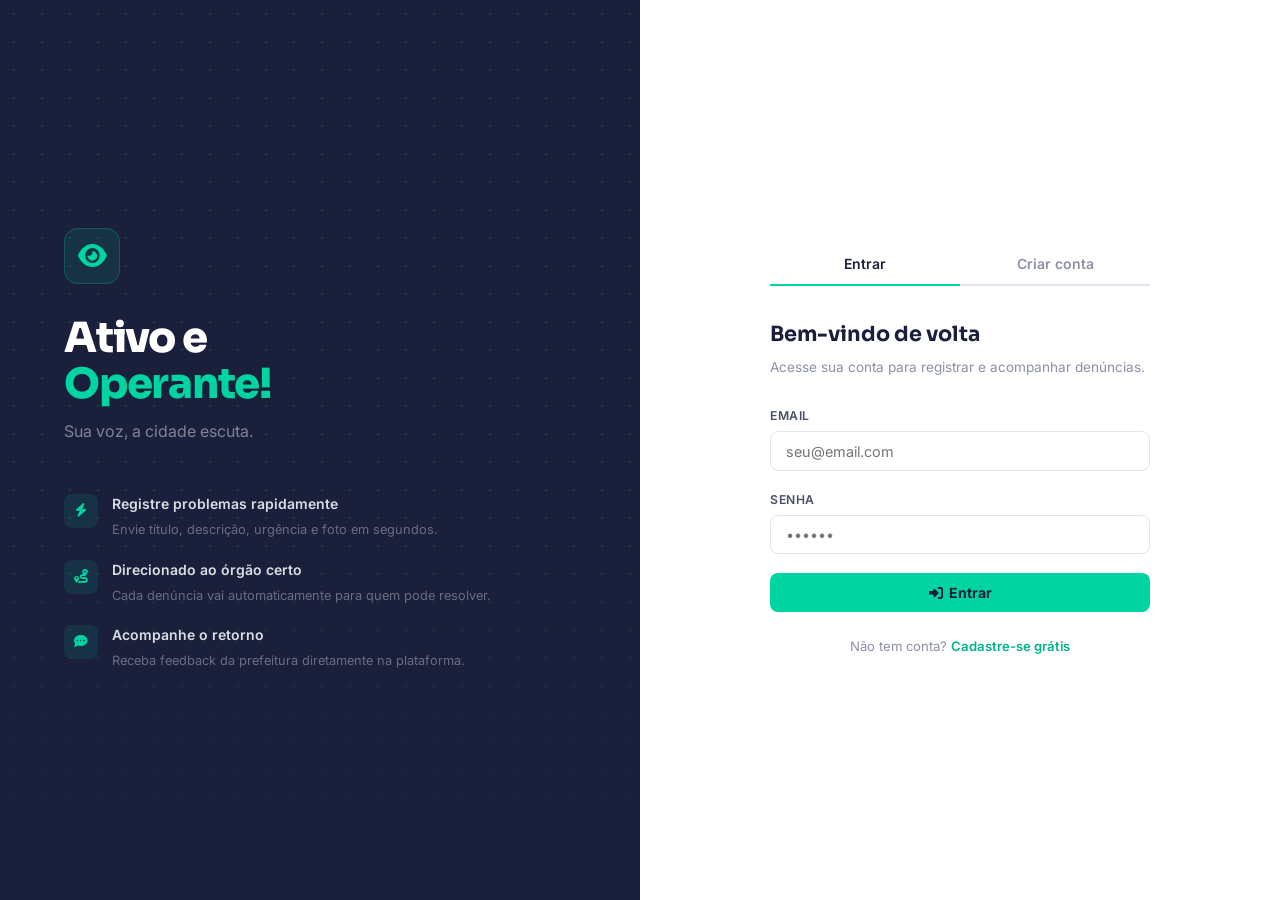
<file: src/main/resources/static/index.html>
<!DOCTYPE html>
<html lang="pt-BR">
<head>
    <meta charset="UTF-8">
    <meta name="viewport" content="width=device-width, initial-scale=1.0">
    <title>Ativo e Operante!</title>
    <link href="https://fonts.googleapis.com/css2?family=Sora:wght@400;600;700;800&family=Inter:wght@300;400;500;600&display=swap" rel="stylesheet">
    <link rel="stylesheet" href="https://cdnjs.cloudflare.com/ajax/libs/font-awesome/6.4.0/css/all.min.css">
    <link rel="stylesheet" href="css/style.css">
</head>
<body class="login-page">

<!-- ESQUERDA: Brand -->
<div class="login-left">
    <div class="login-brand">
        <div class="login-brand-icon">
            <i class="fas fa-eye"></i>
        </div>
        <h1>Ativo e<br><span>Operante!</span></h1>
        <p class="tagline">Sua voz, a cidade escuta.</p>

        <div class="login-features">
            <div class="login-feature">
                <div class="login-feature-icon"><i class="fas fa-bolt"></i></div>
                <div class="login-feature-text">
                    <strong>Registre problemas rapidamente</strong>
                    <span>Envie título, descrição, urgência e foto em segundos.</span>
                </div>
            </div>
            <div class="login-feature">
                <div class="login-feature-icon"><i class="fas fa-route"></i></div>
                <div class="login-feature-text">
                    <strong>Direcionado ao órgão certo</strong>
                    <span>Cada denúncia vai automaticamente para quem pode resolver.</span>
                </div>
            </div>
            <div class="login-feature">
                <div class="login-feature-icon"><i class="fas fa-comment-dots"></i></div>
                <div class="login-feature-text">
                    <strong>Acompanhe o retorno</strong>
                    <span>Receba feedback da prefeitura diretamente na plataforma.</span>
                </div>
            </div>
        </div>
    </div>
</div>

<!-- DIREITA: Auth forms -->
<div class="login-right">
    <div class="login-right-inner">
        <div id="globalAlert" class="alert"></div>
        <div id="loading" class="loading hidden"><i class="fas fa-spinner"></i><span>Entrando...</span></div>

        <div class="auth-tabs">
            <button class="auth-tab active" onclick="switchTab('login')">Entrar</button>
            <button class="auth-tab" onclick="switchTab('cadastro')">Criar conta</button>
        </div>

        <!-- Login -->
        <div id="panelLogin" class="auth-panel active">
            <h2>Bem-vindo de volta</h2>
            <p class="auth-sub">Acesse sua conta para registrar e acompanhar denúncias.</p>

            <form id="loginForm">
                <div class="form-group">
                    <label>Email</label>
                    <input type="email" id="loginEmail" placeholder="seu@email.com" required>
                </div>
                <div class="form-group">
                    <label>Senha</label>
                    <input type="password" id="loginSenha" placeholder="••••••" required>
                </div>
                <button type="submit" class="btn-primary" style="width:100%;justify-content:center">
                    <i class="fas fa-sign-in-alt"></i> Entrar
                </button>
            </form>

            <p class="auth-footer">Não tem conta? <a onclick="switchTab('cadastro')">Cadastre-se grátis</a></p>
        </div>

        <!-- Cadastro -->
        <div id="panelCadastro" class="auth-panel">
            <h2>Criar conta</h2>
            <p class="auth-sub">Cadastro rápido — comece a registrar denúncias agora.</p>

            <form id="registerForm">
                <div class="form-group">
                    <label>CPF</label>
                    <input type="text" id="registerCpf" placeholder="000.000.000-00" required
                           oninput="this.value=this.value.replace(/[^0-9]/g,'').replace(/(\d{3})(\d{3})(\d{3})(\d{2})/,'$1.$2.$3-$4')"
                           maxlength="14">
                </div>
                <div class="form-group">
                    <label>Email</label>
                    <input type="email" id="registerEmail" placeholder="seu@email.com" required>
                </div>
                <div class="form-row">
                    <div class="form-group">
                        <label>Senha</label>
                        <input type="password" id="registerSenha" placeholder="••••••" required>
                    </div>
                    <div class="form-group">
                        <label>Confirmar senha</label>
                        <input type="password" id="registerConfirmSenha" placeholder="••••••" required>
                    </div>
                </div>
                <button type="submit" class="btn-primary" style="width:100%;justify-content:center">
                    <i class="fas fa-user-plus"></i> Criar conta
                </button>
            </form>

            <p class="auth-footer">Já tem conta? <a onclick="switchTab('login')">Fazer login</a></p>
        </div>
    </div>
</div>

<script src="js/utils.js"></script>
<script src="js/api.js"></script>
<script src="js/auth.js"></script>
<script>
    function switchTab(tab) {
        document.querySelectorAll('.auth-tab').forEach((t, i) => {
            t.classList.toggle('active', (i === 0 && tab === 'login') || (i === 1 && tab === 'cadastro'));
        });
        document.getElementById('panelLogin').classList.toggle('active', tab === 'login');
        document.getElementById('panelCadastro').classList.toggle('active', tab === 'cadastro');
    }

    document.getElementById('loginForm').addEventListener('submit', async (e) => {
        e.preventDefault();
        await login(document.getElementById('loginEmail').value, document.getElementById('loginSenha').value);
    });

    document.getElementById('registerForm').addEventListener('submit', async (e) => {
        e.preventDefault();
        const cpf = document.getElementById('registerCpf').value.replace(/[^0-9]/g, '');
        const email = document.getElementById('registerEmail').value;
        const senha = document.getElementById('registerSenha').value;
        const confirmSenha = document.getElementById('registerConfirmSenha').value;
        if (senha !== confirmSenha) { showAlert('As senhas não coincidem!', 'error'); return; }
        if (cpf.length !== 11) { showAlert('CPF inválido!', 'error'); return; }
        await register(cpf, email, senha);
    });

    const savedToken = localStorage.getItem('token');
    const savedEmail = localStorage.getItem('userEmail');
    if (savedToken && savedEmail) {
        authToken = savedToken;
        userEmail = savedEmail;
        window.location.href = savedEmail === 'admin@pm.br' ? 'admin.html' : 'cidadao.html';
    }
</script>
</body>
</html>
</file>
<file: src/main/resources/static/css/style.css>
@import url('https://fonts.googleapis.com/css2?family=Sora:wght@400;600;700;800&family=Inter:wght@300;400;500;600&display=swap');

*, *::before, *::after { margin: 0; padding: 0; box-sizing: border-box; }

:root {
  --navy:      #1a1f3c;
  --navy-mid:  #252b4a;
  --navy-soft: #2e3660;
  --accent:    #00d4a0;
  --accent-dim:#00b389;
  --accent-bg: rgba(0,212,160,.08);
  --text-1:    #0f1123;
  --text-2:    #4a5068;
  --text-3:    #8b90a7;
  --surface:   #ffffff;
  --surface-2: #f5f6fa;
  --surface-3: #eef0f8;
  --border:    #e2e4f0;
  --red:       #f04438;
  --orange:    #f79009;
  --green-mid: #12b76a;
  --blue:      #2e6ee6;
  --radius-sm: 8px;
  --radius-md: 14px;
  --radius-lg: 20px;
  --shadow-sm: 0 1px 4px rgba(26,31,60,.06);
  --shadow-md: 0 4px 20px rgba(26,31,60,.10);
  --shadow-lg: 0 12px 48px rgba(26,31,60,.16);
}

html { scroll-behavior: smooth; }

body {
  font-family: 'Inter', sans-serif;
  background: var(--surface-2);
  color: var(--text-1);
  min-height: 100vh;
  font-size: 15px;
  line-height: 1.6;
}

/* ─────────────────────────────────────────
   LOGIN PAGE — split layout
───────────────────────────────────────── */
body.login-page {
  background: var(--navy);
  display: grid;
  grid-template-columns: 1fr 1fr;
  min-height: 100vh;
}

/* Left panel — brand */
.login-left {
  background: var(--navy);
  display: flex;
  flex-direction: column;
  justify-content: center;
  padding: 4rem;
  position: relative;
  overflow: hidden;
}

/* dot-grid signature element */
.login-left::before {
  content: '';
  position: absolute;
  inset: 0;
  background-image: radial-gradient(rgba(0,212,160,.18) 1px, transparent 1px);
  background-size: 28px 28px;
  pointer-events: none;
}

/* bottom fade on the grid */
.login-left::after {
  content: '';
  position: absolute;
  bottom: 0; left: 0; right: 0;
  height: 40%;
  background: linear-gradient(to top, var(--navy), transparent);
  pointer-events: none;
}

.login-brand {
  position: relative;
  z-index: 1;
}

.login-brand-icon {
  width: 56px;
  height: 56px;
  background: rgba(0,212,160,.1);
  border: 1.5px solid rgba(0,212,160,.25);
  border-radius: var(--radius-md);
  display: flex;
  align-items: center;
  justify-content: center;
  margin-bottom: 2rem;
}

.login-brand-icon i {
  font-size: 1.6rem;
  color: var(--accent);
}

.login-brand h1 {
  font-family: 'Sora', sans-serif;
  font-size: 2.6rem;
  font-weight: 800;
  color: #fff;
  line-height: 1.1;
  letter-spacing: -.03em;
  margin-bottom: .75rem;
}

.login-brand h1 span { color: var(--accent); }

.login-brand .tagline {
  font-size: 1rem;
  color: rgba(255,255,255,.45);
  margin-bottom: 3rem;
  font-weight: 400;
}

.login-features {
  display: flex;
  flex-direction: column;
  gap: 1.1rem;
}

.login-feature {
  display: flex;
  align-items: flex-start;
  gap: .9rem;
}

.login-feature-icon {
  width: 34px;
  height: 34px;
  min-width: 34px;
  background: rgba(0,212,160,.1);
  border-radius: var(--radius-sm);
  display: flex;
  align-items: center;
  justify-content: center;
  margin-top: 1px;
}

.login-feature-icon i {
  font-size: .85rem;
  color: var(--accent);
}

.login-feature-text strong {
  display: block;
  font-size: .875rem;
  font-weight: 600;
  color: rgba(255,255,255,.85);
  margin-bottom: .1rem;
}

.login-feature-text span {
  font-size: .8rem;
  color: rgba(255,255,255,.35);
  line-height: 1.4;
}

/* Right panel — form */
.login-right {
  background: var(--surface);
  display: flex;
  flex-direction: column;
  justify-content: center;
  padding: 4rem;
}

.login-right-inner {
  max-width: 380px;
  width: 100%;
  margin: 0 auto;
}

.login-right-inner #globalAlert { margin-bottom: 1rem; }

/* Tabs: Login / Cadastro */
.auth-tabs {
  display: flex;
  border-bottom: 2px solid var(--border);
  margin-bottom: 2rem;
}

.auth-tab {
  flex: 1;
  background: none;
  border: none;
  padding: .75rem 0;
  font-family: 'Inter', sans-serif;
  font-size: .875rem;
  font-weight: 600;
  color: var(--text-3);
  cursor: pointer;
  border-bottom: 2px solid transparent;
  margin-bottom: -2px;
  transition: color .2s, border-color .2s;
}

.auth-tab.active {
  color: var(--navy);
  border-bottom-color: var(--accent);
}

.auth-panel { display: none; }
.auth-panel.active { display: block; }

.auth-panel h2 {
  font-family: 'Sora', sans-serif;
  font-size: 1.3rem;
  font-weight: 700;
  color: var(--navy);
  margin-bottom: .35rem;
}

.auth-panel p.auth-sub {
  font-size: .85rem;
  color: var(--text-3);
  margin-bottom: 1.75rem;
}

.auth-footer {
  text-align: center;
  margin-top: 1.5rem;
  font-size: .82rem;
  color: var(--text-3);
}

.auth-footer a {
  color: var(--accent-dim);
  font-weight: 600;
  text-decoration: none;
  cursor: pointer;
}

.auth-footer a:hover { text-decoration: underline; }

/* ─────────────────────────────────────────
   HEADER
───────────────────────────────────────── */
.header {
  background: var(--navy);
  position: sticky;
  top: 0;
  z-index: 1000;
  border-bottom: 1px solid rgba(255,255,255,.06);
}

.nav-container {
  max-width: 1200px;
  margin: 0 auto;
  padding: .85rem 2rem;
  display: flex;
  justify-content: space-between;
  align-items: center;
}

.logo {
  display: flex;
  align-items: center;
  gap: 10px;
  font-family: 'Sora', sans-serif;
  font-size: 1.1rem;
  font-weight: 700;
  color: #fff;
  letter-spacing: -.01em;
  text-decoration: none;
}

.logo i { color: var(--accent); font-size: 1.3rem; }
.logo em { font-style: normal; color: var(--accent); }

.nav-links {
  display: flex;
  gap: .15rem;
  align-items: center;
}

.nav-links a {
  text-decoration: none;
  color: rgba(255,255,255,.6);
  font-size: .85rem;
  font-weight: 500;
  padding: .45rem .85rem;
  border-radius: var(--radius-sm);
  cursor: pointer;
  transition: color .2s, background .2s;
}

.nav-links a:hover { color: #fff; background: rgba(255,255,255,.08); }

.btn-logout {
  background: transparent;
  color: rgba(255,255,255,.5);
  border: 1px solid rgba(255,255,255,.15);
  padding: .4rem .9rem;
  border-radius: var(--radius-sm);
  cursor: pointer;
  font-size: .85rem;
  font-weight: 500;
  font-family: 'Inter', sans-serif;
  transition: all .2s;
  margin-left: .4rem;
}

.btn-logout:hover {
  background: rgba(240,68,56,.12);
  border-color: rgba(240,68,56,.35);
  color: #fca5a5;
}

/* Welcome banner */
.welcome-banner {
  background: var(--navy);
  padding: .6rem 2rem;
  border-bottom: 1px solid rgba(255,255,255,.05);
}

.welcome-banner-inner {
  max-width: 1200px;
  margin: 0 auto;
  display: flex;
  align-items: center;
  gap: .5rem;
}

.welcome-banner span {
  font-size: .78rem;
  color: rgba(255,255,255,.38);
}

.welcome-banner strong {
  font-size: .78rem;
  color: rgba(255,255,255,.6);
  font-weight: 500;
}

.welcome-badge {
  display: inline-flex;
  align-items: center;
  gap: 5px;
  background: rgba(0,212,160,.1);
  border: 1px solid rgba(0,212,160,.2);
  color: var(--accent);
  font-size: .7rem;
  font-weight: 700;
  padding: .15rem .55rem;
  border-radius: 99px;
  letter-spacing: .04em;
  text-transform: uppercase;
  margin-left: auto;
}

/* ─────────────────────────────────────────
   MAIN CONTAINER
───────────────────────────────────────── */
.container {
  max-width: 1200px;
  margin: 0 auto;
  padding: 2rem 2rem 4rem;
}

/* ─────────────────────────────────────────
   CARDS
───────────────────────────────────────── */
.card {
  background: var(--surface);
  border-radius: var(--radius-lg);
  padding: 2rem;
  box-shadow: var(--shadow-md);
  border: 1px solid var(--border);
  margin-bottom: 1.5rem;
}

.card h2 {
  font-family: 'Sora', sans-serif;
  font-size: 1.1rem;
  font-weight: 700;
  color: var(--navy);
  margin-bottom: 1.5rem;
  display: flex;
  align-items: center;
  gap: 9px;
}

.card h2 i { color: var(--accent); font-size: 1rem; }

/* ─────────────────────────────────────────
   FORMS
───────────────────────────────────────── */
.form-group { margin-bottom: 1.15rem; }

.form-row {
  display: grid;
  grid-template-columns: 1fr 1fr;
  gap: 1rem;
}

label {
  display: block;
  margin-bottom: .35rem;
  font-size: .76rem;
  font-weight: 600;
  color: var(--text-2);
  text-transform: uppercase;
  letter-spacing: .05em;
}

input, select, textarea {
  width: 100%;
  padding: .65rem .95rem;
  border: 1.5px solid var(--border);
  border-radius: var(--radius-sm);
  font-size: .9rem;
  font-family: 'Inter', sans-serif;
  color: var(--text-1);
  background: var(--surface);
  transition: border-color .2s, box-shadow .2s;
  appearance: none;
}

input:focus, select:focus, textarea:focus {
  outline: none;
  border-color: var(--accent);
  box-shadow: 0 0 0 3px rgba(0,212,160,.1);
}

textarea { resize: vertical; min-height: 95px; }

input[type="file"] {
  padding: .55rem .8rem;
  background: var(--surface-2);
  cursor: pointer;
  color: var(--text-2);
}

select {
  background-image: url("data:image/svg+xml,%3Csvg xmlns='http://www.w3.org/2000/svg' width='12' height='12' viewBox='0 0 24 24' fill='none' stroke='%238b90a7' stroke-width='2'%3E%3Cpath d='M6 9l6 6 6-6'/%3E%3C/svg%3E");
  background-repeat: no-repeat;
  background-position: right .85rem center;
  padding-right: 2.5rem;
}

/* ─────────────────────────────────────────
   BUTTONS
───────────────────────────────────────── */
.btn-primary {
  background: var(--accent);
  color: var(--navy);
  border: none;
  padding: .7rem 1.4rem;
  border-radius: var(--radius-sm);
  font-size: .875rem;
  font-weight: 700;
  font-family: 'Inter', sans-serif;
  cursor: pointer;
  transition: background .2s, transform .15s, box-shadow .2s;
  display: inline-flex;
  align-items: center;
  gap: 6px;
}

.btn-primary:hover {
  background: var(--accent-dim);
  transform: translateY(-1px);
  box-shadow: 0 4px 16px rgba(0,212,160,.3);
}

.btn-danger {
  background: transparent;
  color: var(--red);
  border: 1.5px solid rgba(240,68,56,.25);
  padding: .4rem .9rem;
  border-radius: var(--radius-sm);
  cursor: pointer;
  font-size: .82rem;
  font-weight: 600;
  font-family: 'Inter', sans-serif;
  transition: all .2s;
  display: inline-flex;
  align-items: center;
  gap: 5px;
}

.btn-danger:hover { background: rgba(240,68,56,.07); border-color: var(--red); }

.btn-info {
  background: transparent;
  color: var(--blue);
  border: 1.5px solid rgba(46,110,230,.25);
  padding: .4rem .9rem;
  border-radius: var(--radius-sm);
  cursor: pointer;
  font-size: .82rem;
  font-weight: 600;
  font-family: 'Inter', sans-serif;
  transition: all .2s;
  display: inline-flex;
  align-items: center;
  gap: 5px;
}

.btn-info:hover { background: rgba(46,110,230,.07); border-color: var(--blue); }

.btn-secondary {
  background: transparent;
  color: var(--text-2);
  border: 1.5px solid var(--border);
  padding: .4rem .9rem;
  border-radius: var(--radius-sm);
  cursor: pointer;
  font-size: .82rem;
  font-weight: 600;
  font-family: 'Inter', sans-serif;
  transition: all .2s;
}

.btn-secondary:hover { background: var(--surface-2); }

/* ─────────────────────────────────────────
   URGÊNCIA BADGES
───────────────────────────────────────── */
.urgencia {
  display: inline-flex;
  align-items: center;
  gap: 5px;
  padding: .22rem .7rem;
  border-radius: 99px;
  font-size: .72rem;
  font-weight: 700;
  letter-spacing: .04em;
  text-transform: uppercase;
  margin-bottom: .7rem;
}

.urgencia::before {
  content: '';
  width: 5px; height: 5px;
  border-radius: 50%;
  background: currentColor;
}

.urgencia-1 { background: rgba(18,183,106,.1);  color: #0a7a48; }
.urgencia-2 { background: rgba(18,183,106,.16); color: #0d9a59; }
.urgencia-3 { background: rgba(247,144,9,.1);   color: #b45309; }
.urgencia-4 { background: rgba(240,68,56,.1);   color: #c0392b; }
.urgencia-5 { background: rgba(240,68,56,.18);  color: #991b1b; }

/* ─────────────────────────────────────────
   DENÚNCIA CARDS GRID
───────────────────────────────────────── */
.denuncias-grid {
  display: grid;
  grid-template-columns: repeat(auto-fill, minmax(330px, 1fr));
  gap: 1.1rem;
  margin-top: .75rem;
}

.denuncia-card {
  background: var(--surface);
  border-radius: var(--radius-md);
  padding: 1.35rem 1.35rem 1.1rem 1.5rem;
  border: 1px solid var(--border);
  border-left: 4px solid var(--accent);
  box-shadow: var(--shadow-sm);
  transition: transform .22s, box-shadow .22s;
  display: flex;
  flex-direction: column;
}

.denuncia-card:hover {
  transform: translateY(-3px);
  box-shadow: var(--shadow-md);
}

.denuncia-titulo {
  font-family: 'Sora', sans-serif;
  font-size: .975rem;
  font-weight: 700;
  margin-bottom: .3rem;
  color: var(--navy);
  line-height: 1.3;
}

.denuncia-descricao {
  color: var(--text-2);
  font-size: .85rem;
  line-height: 1.6;
  flex: 1;
}

.denuncia-meta {
  font-size: .76rem;
  color: var(--text-3);
  margin-top: .85rem;
  padding-top: .75rem;
  border-top: 1px solid var(--surface-3);
  display: flex;
  flex-wrap: wrap;
  gap: .4rem 1.1rem;
}

.denuncia-meta div strong { color: var(--text-2); font-weight: 500; }

.denuncia-actions {
  display: flex;
  gap: .5rem;
  margin-top: 1rem;
  padding-top: .85rem;
  border-top: 1px solid var(--surface-3);
}

.denuncia-foto { margin-top: .75rem; }

.denuncia-foto img {
  width: 100%;
  max-height: 150px;
  object-fit: cover;
  border-radius: var(--radius-sm);
  cursor: pointer;
  transition: opacity .2s;
  border: 1px solid var(--border);
}

.denuncia-foto img:hover { opacity: .85; }

.feedback {
  background: rgba(46,110,230,.05);
  border: 1px solid rgba(46,110,230,.12);
  border-left: 3px solid var(--blue);
  padding: .7rem .9rem;
  border-radius: var(--radius-sm);
  margin-top: .75rem;
  font-size: .83rem;
  color: var(--text-2);
}

.feedback strong { color: var(--blue); font-size: .78rem; text-transform: uppercase; letter-spacing: .04em; }
.feedback p { margin-top: .2rem; }
.feedback small { color: var(--text-3); font-size: .74rem; display: block; margin-top: .2rem; }

/* ─────────────────────────────────────────
   STATS GRID
───────────────────────────────────────── */
.stats-grid {
  display: grid;
  grid-template-columns: repeat(auto-fit, minmax(190px, 1fr));
  gap: 1rem;
  margin-bottom: 1.5rem;
}

.stat-card {
  background: var(--navy);
  color: white;
  padding: 1.4rem 1.5rem;
  border-radius: var(--radius-md);
  position: relative;
  overflow: hidden;
  border: 1px solid rgba(255,255,255,.05);
}

.stat-card::before {
  content: '';
  position: absolute;
  top: -16px; right: -16px;
  width: 70px; height: 70px;
  border-radius: 50%;
  background: rgba(0,212,160,.1);
  pointer-events: none;
}

.stat-card i {
  font-size: 1.25rem;
  margin-bottom: .5rem;
  display: block;
  color: var(--accent);
}

.stat-card .number {
  font-family: 'Sora', sans-serif;
  font-size: 2rem;
  font-weight: 800;
  line-height: 1;
  margin-bottom: .2rem;
}

.stat-card .label {
  font-size: .75rem;
  opacity: .55;
  font-weight: 500;
  text-transform: uppercase;
  letter-spacing: .05em;
}

/* ─────────────────────────────────────────
   ALERTS
───────────────────────────────────────── */
.alert {
  padding: .8rem 1rem;
  border-radius: var(--radius-sm);
  margin-bottom: 1rem;
  display: none;
  font-size: .85rem;
  font-weight: 500;
  animation: slideIn .22s ease;
}

@keyframes slideIn {
  from { transform: translateY(-8px); opacity: 0; }
  to   { transform: translateY(0);    opacity: 1; }
}

.alert-success { background: rgba(18,183,106,.1);  color: #0a7a48; border: 1px solid rgba(18,183,106,.2); }
.alert-error   { background: rgba(240,68,56,.08);  color: #991b1b; border: 1px solid rgba(240,68,56,.18); }

/* ─────────────────────────────────────────
   MODAL
───────────────────────────────────────── */
.modal {
  display: none;
  position: fixed;
  inset: 0;
  background: rgba(15,17,35,.6);
  backdrop-filter: blur(4px);
  z-index: 2000;
  justify-content: center;
  align-items: center;
  animation: fadeIn .2s ease;
}

@keyframes fadeIn { from { opacity: 0; } to { opacity: 1; } }

.modal-content {
  background: var(--surface);
  padding: 2rem;
  border-radius: var(--radius-lg);
  max-width: 460px;
  width: 90%;
  box-shadow: var(--shadow-lg);
  animation: slideUp .22s ease;
}

@keyframes slideUp {
  from { transform: translateY(20px); opacity: 0; }
  to   { transform: translateY(0);    opacity: 1; }
}

.modal-content h3 {
  font-family: 'Sora', sans-serif;
  font-size: 1.05rem;
  font-weight: 700;
  color: var(--navy);
  margin-bottom: 1.25rem;
}

.modal-buttons { display: flex; gap: .65rem; margin-top: 1rem; }

/* ─────────────────────────────────────────
   LOADING
───────────────────────────────────────── */
.loading {
  text-align: center;
  padding: 2.5rem 2rem;
  color: var(--text-3);
  font-size: .85rem;
  display: flex;
  flex-direction: column;
  align-items: center;
  gap: .5rem;
}

.loading i {
  font-size: 1.4rem;
  color: var(--accent);
  animation: spin .75s linear infinite;
}

@keyframes spin { to { transform: rotate(360deg); } }

/* ─────────────────────────────────────────
   RANGE
───────────────────────────────────────── */
.range-row { display: flex; align-items: center; gap: .75rem; }

input[type="range"] {
  -webkit-appearance: none;
  appearance: none;
  flex: 1;
  height: 4px;
  background: var(--surface-3);
  border-radius: 99px;
  border: none;
  box-shadow: none;
  padding: 0;
  width: auto;
}

input[type="range"]::-webkit-slider-thumb {
  -webkit-appearance: none;
  width: 17px; height: 17px;
  border-radius: 50%;
  background: var(--accent);
  cursor: pointer;
  box-shadow: 0 0 0 3px rgba(0,212,160,.18);
}

#urgenciaValue {
  min-width: 32px;
  text-align: center;
  font-weight: 700;
  color: var(--accent);
  font-size: .95rem;
}

/* ─────────────────────────────────────────
   EMPTY STATE
───────────────────────────────────────── */
.empty-state {
  text-align: center;
  padding: 3rem 2rem;
  color: var(--text-3);
}

.empty-state i { font-size: 2.5rem; margin-bottom: .85rem; display: block; opacity: .4; }
.empty-state p { font-size: .875rem; }

hr {
  border: none;
  border-top: 1px solid var(--border);
}

.hidden { display: none !important; }

/* ─────────────────────────────────────────
   RESPONSIVE
───────────────────────────────────────── */
@media (max-width: 900px) {
  body.login-page {
    grid-template-columns: 1fr;
    background: var(--surface);
  }

  .login-left {
    padding: 3rem 2rem 2.5rem;
    min-height: auto;
  }

  .login-left::before { opacity: .5; }

  .login-brand h1 { font-size: 2rem; }

  .login-features { display: none; }

  .login-right {
    padding: 2.5rem 2rem 3rem;
  }
}

@media (max-width: 768px) {
  .nav-container { padding: .75rem 1rem; flex-wrap: wrap; gap: .5rem; }
  .nav-links { gap: 0; }
  .nav-links a { padding: .4rem .55rem; font-size: .8rem; }
  .container { padding: 1rem 1rem 3rem; }
  .denuncias-grid { grid-template-columns: 1fr; }
  .stats-grid { grid-template-columns: repeat(2,1fr); }
  .card { padding: 1.25rem; }
  .form-row { grid-template-columns: 1fr; }
}
</file>
